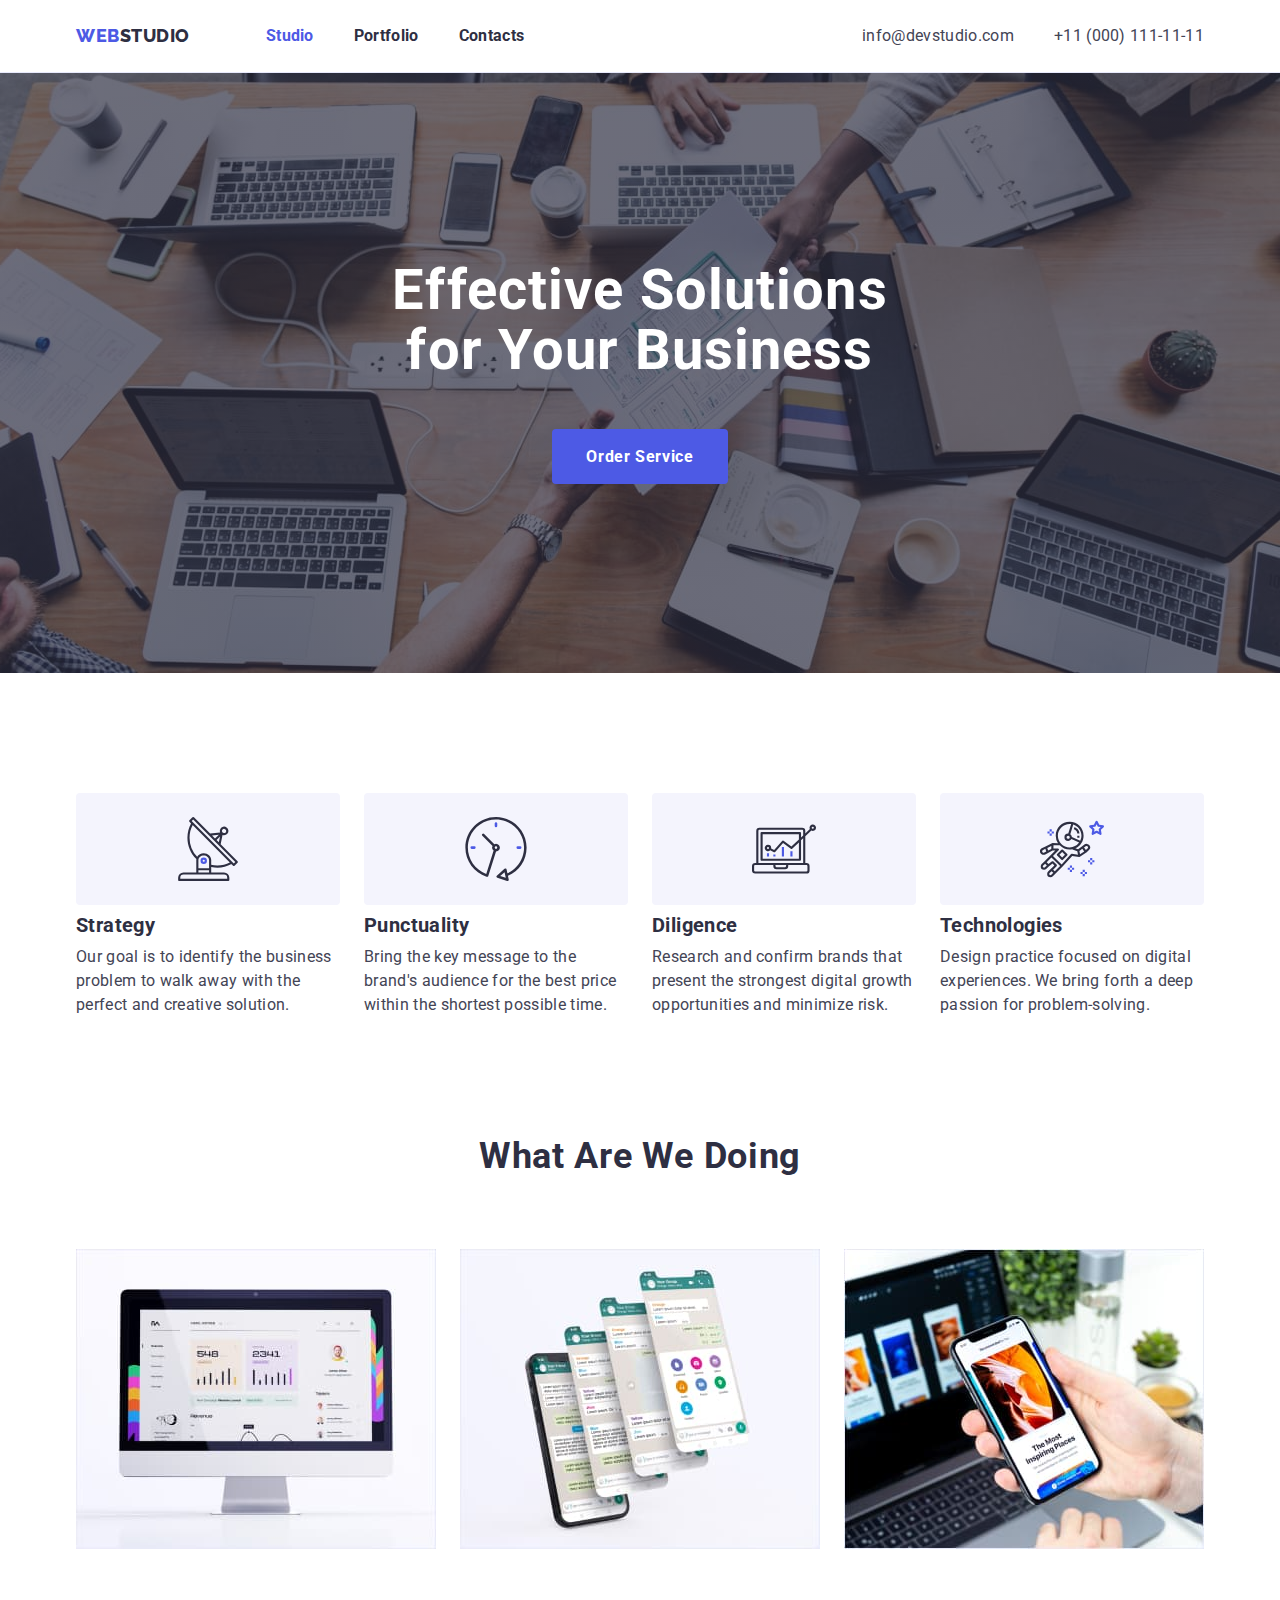
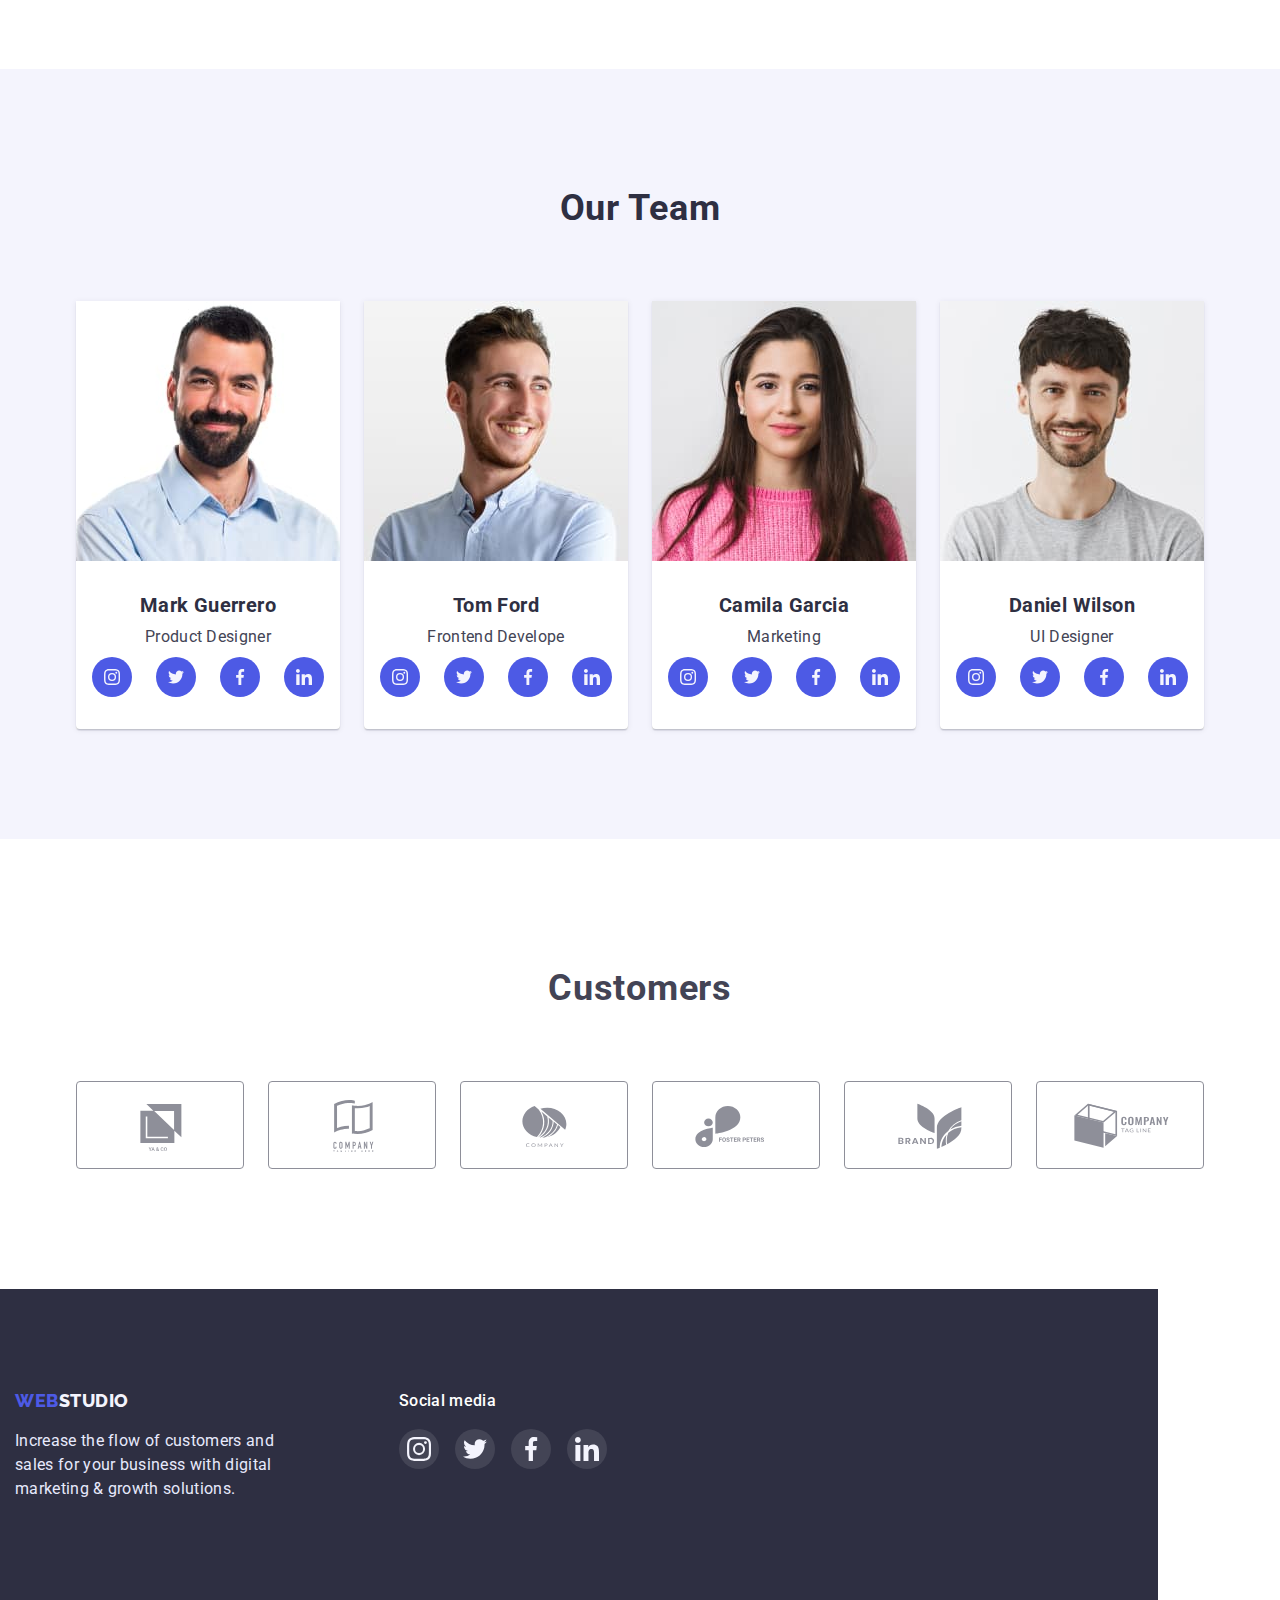
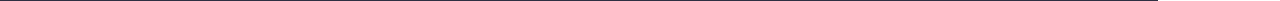
<file: index.html>
<!DOCTYPE html>
<html lang="en">

<head>
  <meta charset="UTF-8" />
  <meta http-equiv="X-UA-Compatible" content="IE=edge" />
  <meta name="viewport" content="width=device-width, initial-scale=1.0" />
  <title>Studio</title>
  <link rel="preconnect" href="https://fonts.googleapis.com">
  <link rel="preconnect" href="https://fonts.gstatic.com" crossorigin>
  <link href="https://fonts.googleapis.com/css2?family=Raleway:wght@800&family=Roboto:wght@400;500;700;900&display=swap"
    rel="stylesheet">
  <link rel="stylesheet" href="https://cdnjs.cloudflare.com/ajax/libs/modern-normalize/1.1.0/modern-normalize.min.css">
  <link rel="stylesheet" href="./css/styles.css">
</head>

<body>
  <!--top line-->
  <header class="page-header">
    <!-- logo+home -->
    <div class="container">
      <a href="./index.html" class="logo link">WEB<span class="logo-header">STUDIO</span></a>

      <!-- navagations -->

      <nav class="navigations">
        <ul class="navigations-list list">
          <li class="navigations-item current"><a class="navigations-item-link link" href="./index.html">Studio</a></li>
          <li class="navigations-item"><a class="navigations-item-link link" href="./portfolio.html">Portfolio</a>
          </li>
          <li class="navigations-item"><a class="navigations-item-link link" href="">Contacts</a></li>
        </ul>
      </nav>
      <!--contats-->
      <ul class="contacts list">
        <li class="contacts-item"><a class="contacts-link link" href="mailto:info@devstudio.com">info@devstudio.com</a>
        </li>
        <li class="contacts-item"><a class="contacts-link link" href="tel:+110001111111">+11 (000)
            111-11-11</a>
        </li>
      </ul>
    </div>
  </header>
  <!--Studio page-->
  <main class="studio">
    <!-- hero-->
    <section class="hero section">

      <div class="container centred">
        <h1 class="hero-title">Effective Solutions for Your Business</h1>
        <button type="button" class="hero-btn btn">Order Service</button>
      </div>

    </section>

    <!--principles-->
    <section class="principles section">

      <h2 class="visually-hidden">our principles</h2> <!--h2 here hidden-->
      <div class="container">
        <ul class="principles-list list">
          <li class="principles-item">
            <div class="principles-icon-box">
              <svg class="principless-icon" width="64" height="64">
                <use href="./images/icons.svg#icon-strategy"></use>
              </svg>
            </div>
            <h3 class=" principles-item-title title">Strategy</h3>
            <p class="principles-item-text">
              Our goal is to identify the business problem to walk away with the perfect and
              creative solution.
            </p>
          </li>

          <li class="principles-item">
            <div class="principles-icon-box">
              <svg class="principless-icon" width="64" height="64">
                <use href="./images/icons.svg#icon-punctuality"></use>
              </svg>
            </div>
            <h3 class="principles-item-title title">Punctuality</h3>
            <p class="principles-item-text">
              Bring the key message to the brand's audience for the best price within the shortest
              possible time.
            </p>
          </li>

          <li class="principles-item">
            <div class="principles-icon-box">
              <svg class="principless-icon" width="64" height="64">
                <use href="./images/icons.svg#icon-diligence"></use>
              </svg>
            </div>
            <h3 class="principles-item-title title">Diligence</h3>
            <p class="principles-item-text">
              Research and confirm brands that present the strongest digital growth opportunities
              and minimize risk.
            </p>
          </li>

          <li class="principles-item">
            <div class="principles-icon-box">
              <svg class="principless-icon" width="64" height="64">
                <use href="./images/icons.svg#icon-technologies"></use>
              </svg>
            </div>
            <h3 class="principles-item-title title">Technologies</h3>
            <p class="principles-item-text">
              Design practice focused on digital experiences. We bring forth a deep passion for
              problem-solving.
            </p>
          </li>
        </ul>

      </div>
    </section>

    <!--product-->
    <section class="product section centred">

      <div class="container">

        <h2 class="product-title title">What are we doing</h2>
        <ul class="product-list list">
          <li class="product-item">
            <img class="product-img" src="./images/monitor.jpg" alt="white monitor pc" width="360" height="300" />
          </li>

          <li class="product-item">
            <img src="./images/phone.jpg" alt="phone screen layers" width="360" height="300" />
          </li>

          <li class="product-item">
            <img class="product-img" src="./images/phone-in-hand.jpg" alt="phone in hand on pc background" width="360"
              height="300" />
          </li>
        </ul>

      </div>
    </section>

    <!--team-->
    <section class="team section centred">

      <div class="container">

        <h2 class="team-title title">Our Team</h2>

        <ul class="team-list list">
          <li class="team-item">
            <div class="team-card"><img class="team-img" src="./images/mark-guerrero.jpg"
                alt="photo of men mark guerrero" width="264" height="260" />
              <div class="team-card-content">
                <h3 class="team-item-title title">Mark Guerrero</h3>
                <p class="team-item-text">Product Designer</p>
                <ul class="team-soc-list">
                  <li class="team-soc-item"><a href="" class="team-soc-link" target="_blank"
                      rel="norefferer noopener nofollow"><svg class="team-soc-icon" width="16" height="16">
                        <use href="./images/icons.svg#icon-instagram"></use>
                      </svg></a></li>
                  <li class="team-soc-item"><a href="" class="team-soc-link" target="_blank"
                      rel="norefferer noopener nofollow"><svg class="team-soc-icon" width="16" height="16">
                        <use href="./images/icons.svg#icon-twitter"></use>
                      </svg></a></li>
                  <li class="team-soc-item"><a href="" class="team-soc-link" target="_blank"
                      rel="norefferer noopener nofollow"><svg class="team-soc-icon" width="16" height="16">
                        <use href="./images/icons.svg#icon-facebook"></use>
                      </svg></a></li>
                  <li class="team-soc-item"><a href="" class="team-soc-link" target="_blank"
                      rel="norefferer noopener nofollow"><svg class="team-soc-icon" width="16" height="16">
                        <use href="./images/icons.svg#icon-linkedin"></use>
                      </svg></a></li>
                </ul>
              </div>
            </div>
          </li>

          <li class="team-item">
            <div class="team-card"><img class="team-img" src="./images/tom-ford.jpg" alt="photo of men tom ford"
                width="264" height="260" />
              <div class="team-card-content">
                <h3 class="team-item-title title">Tom Ford</h3>
                <p class="team-item-text">Frontend Develope</p>
                <ul class="team-soc-list">
                  <li class="team-soc-item"><a href="" class="team-soc-link" target="_blank"
                      rel="norefferer noopener nofollow"><svg class="team-soc-icon" width="16" height="16">
                        <use href="./images/icons.svg#icon-instagram"></use>
                      </svg></a></li>
                  <li class="team-soc-item"><a href="" class="team-soc-link" target="_blank"
                      rel="norefferer noopener nofollow"><svg class="team-soc-icon" width="16" height="16">
                        <use href="./images/icons.svg#icon-twitter"></use>
                      </svg></a></li>
                  <li class="team-soc-item"><a href="" class="team-soc-link" target="_blank"
                      rel="norefferer noopener nofollow"><svg class="team-soc-icon" width="16" height="16">
                        <use href="./images/icons.svg#icon-facebook"></use>
                      </svg></a></li>
                  <li class="team-soc-item"><a href="" class="team-soc-link" target="_blank"
                      rel="norefferer noopener nofollow"><svg class="team-soc-icon" width="16" height="16">
                        <use href="./images/icons.svg#icon-linkedin"></use>
                      </svg></a></li>
                </ul>
              </div>
            </div>
          </li>

          <li class="team-item">
            <div class="team-card"><img class="team-img" src="./images/camila-garcia.jpg"
                alt="photo of women camila garcia" width="264" height="260" />
              <div class="team-card-content">
                <h3 class="team-item-title title">Camila Garcia</h3>
                <p class="team-item-text">Marketing</p>
                <ul class="team-soc-list">
                  <li class="team-soc-item"><a href="" class="team-soc-link" target="_blank"
                      rel="norefferer noopener nofollow"><svg class="team-soc-icon" width="16" height="16">
                        <use href="./images/icons.svg#icon-instagram"></use>
                      </svg></a></li>
                  <li class="team-soc-item"><a href="" class="team-soc-link" target="_blank"
                      rel="norefferer noopener nofollow"><svg class="team-soc-icon" width="16" height="16">
                        <use href="./images/icons.svg#icon-twitter"></use>
                      </svg></a></li>
                  <li class="team-soc-item"><a href="" class="team-soc-link" target="_blank"
                      rel="norefferer noopener nofollow"><svg class="team-soc-icon" width="16" height="16">
                        <use href="./images/icons.svg#icon-facebook"></use>
                      </svg></a></li>
                  <li class="team-soc-item"><a href="" class="team-soc-link" target="_blank"
                      rel="norefferer noopener nofollow"><svg class="team-soc-icon" width="16" height="16">
                        <use href="./images/icons.svg#icon-linkedin"></use>
                      </svg></a></li>
                </ul>
              </div>
            </div>
          </li>

          <li class="team-item">
            <div class="team-card"><img class="team-img" src="./images/daniel-dilson.jpg"
                alt="photo of men daniel dilson" width="264" height="260" />
              <div class="team-card-content">
                <h3 class="team-item-title title">Daniel Wilson</h3>
                <p class="team-item-text">UI Designer</p>
                <ul class="team-soc-list">
                  <li class="team-soc-item"><a href="" class="team-soc-link" target="_blank"
                      rel="norefferer noopener nofollow"><svg class="team-soc-icon" width="16" height="16">
                        <use href="./images/icons.svg#icon-instagram"></use>
                      </svg></a></li>
                  <li class="team-soc-item"><a href="" class="team-soc-link" target="_blank"
                      rel="norefferer noopener nofollow"><svg class="team-soc-icon" width="16" height="16">
                        <use href="./images/icons.svg#icon-twitter"></use>
                      </svg></a></li>
                  <li class="team-soc-item"><a href="" class="team-soc-link" target="_blank"
                      rel="norefferer noopener nofollow"><svg class="team-soc-icon" width="16" height="16">
                        <use href="./images/icons.svg#icon-facebook"></use>
                      </svg></a></li>
                  <li class="team-soc-item"><a href="" class="team-soc-link" target="_blank"
                      rel="norefferer noopener nofollow"><svg class="team-soc-icon" width="16" height="16">
                        <use href="./images/icons.svg#icon-linkedin"></use>
                      </svg></a></li>
                </ul>
              </div>
            </div>
          </li>
        </ul>

      </div>

    </section>

    <section class="customers section centred">
      <div class="container">
        <h2 class="customers-title" title>Customers</h2>
        <ul class="customers-list">
          <li class="customers-item"><a href="" class="customers-link"><svg class="customers-icon" width="104"
                height="56">
                <use href="./images/icons.svg#icon-first-company"></use>
              </svg></a></li>
          <li class="customers-item"><a href="" class="customers-link"><svg class="customers-icon" width="104"
                height="56">
                <use href="./images/icons.svg#icon-second-company"></use>
              </svg></a></li>
          <li class="customers-item"><a href="" class="customers-link"><svg class="customers-icon" width="104"
                height="56">
                <use href="./images/icons.svg#icon-third-company"></use>
              </svg></a></li>
          <li class="customers-item"><a href="" class="customers-link"><svg class="customers-icon" width="104"
                height="56">
                <use href="./images/icons.svg#icon-fourth-company"></use>
              </svg></a></li>
          <li class="customers-item"><a href="" class="customers-link"><svg class="customers-icon" width="104"
                height="56">
                <use href="./images/icons.svg#icon-fifth-company"></use>
              </svg></a></li>
          <li class="customers-item"><a href="" class="customers-link"><svg class="customers-icon" width="104"
                height="56">
                <use href="./images/icons.svg#icon-sixth-company"></use>
              </svg></a></li>
        </ul>
      </div>
    </section>
  </main>
  <!--footer-->
  <footer class="page-footer">
    <!-- logo+home -->
    <div class="container">
      <div><a href="./index.html" class="logo link">WEB<span class="page-footer-logo">STUDIO</span></a>
        <p class="page-footer-text">
          Increase the flow of customers and sales for your business with digital marketing & growth
          solutions.
        </p>
      </div>
      <div class="soc-footer">
        <p class="footer-soc-pretitle">Social media</p>
        <ul class="soc-footer-list">
          <li class="soc-footer-item">
            <a href="" class="soc-footer-link" target="_blank" rel="norefferer noopener nofollow">
              <svg class="soc-footer-icon" width="24" height="24">
                <use href="./images/icons.svg#icon-instagram"></use>
              </svg>
            </a>
          </li>
          <li class="soc-footer-item">
            <a href="" class="soc-footer-link" target="_blank" rel="norefferer noopener nofollow">
              <svg class="soc-footer-icon" width="24" height="24">
                <use href="./images/icons.svg#icon-twitter"></use>
              </svg>
            </a>
          </li>
          <li class="soc-footer-item">
            <a href="" class="soc-footer-link" target="_blank" rel="norefferer noopener nofollow">
              <svg class="soc-footer-icon" width="24" height="24">
                <use href="./images/icons.svg#icon-facebook"></use>
              </svg>
            </a>
          </li>
          <li class="soc-footer-item">
            <a href="" class="soc-footer-link" target="_blank" rel="norefferer noopener nofollow">
              <svg class="soc-footer-icon" width="24" height="24">
                <use href="./images/icons.svg#icon-linkedin"></use>
              </svg>
            </a>
          </li>
        </ul>
      </div>
    </div>
  </footer>
</body>

</html>
</file>
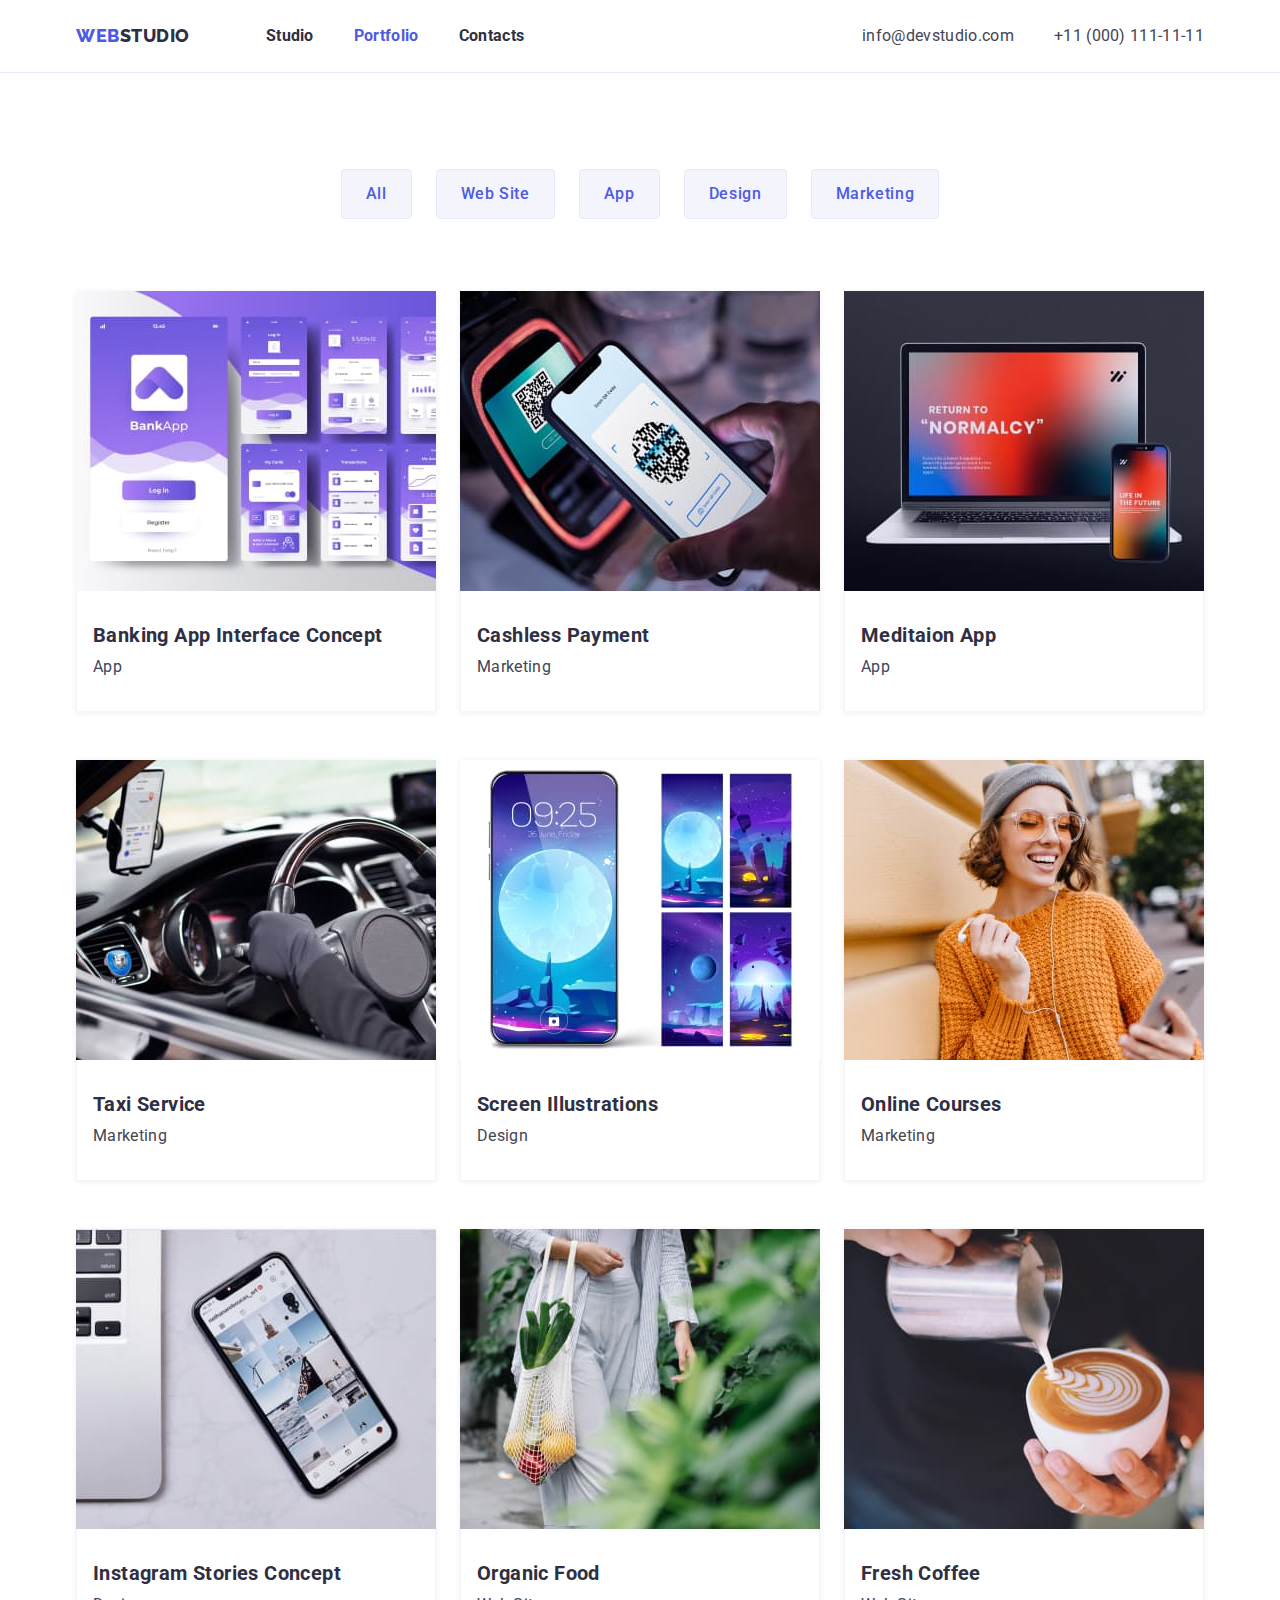
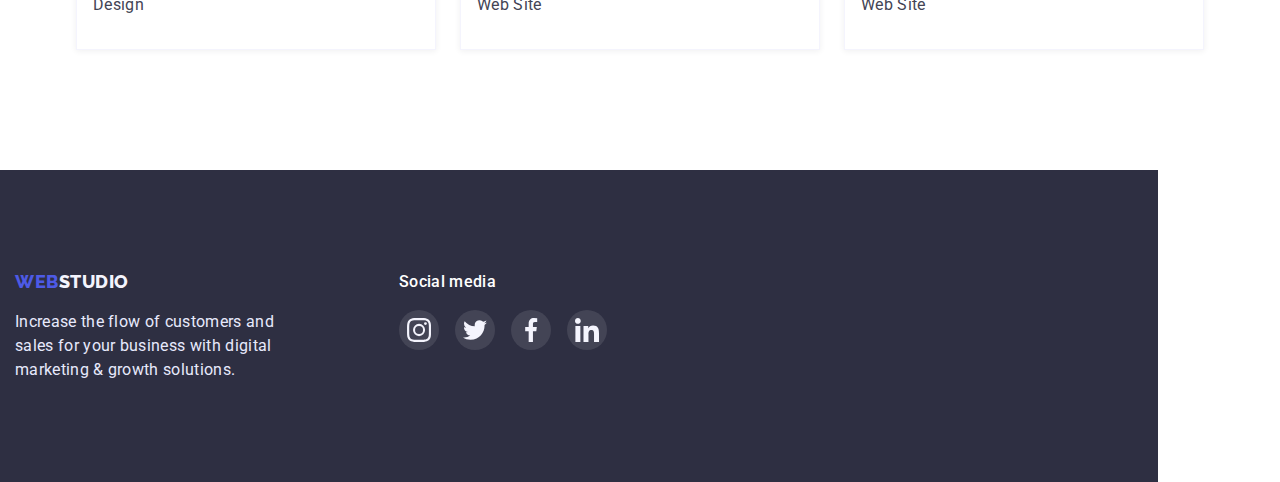
<file: portfolio.html>
<!DOCTYPE html>
<html lang="en">

<head>
    <meta charset="UTF-8">
    <meta http-equiv="X-UA-Compatible" content="IE=edge">
    <meta name="viewport" content="width=device-width, initial-scale=1.0">
    <title>Portfolio</title>
    <link rel="preconnect" href="https://fonts.googleapis.com">
    <link rel="preconnect" href="https://fonts.gstatic.com" crossorigin>
    <link
        href="https://fonts.googleapis.com/css2?family=Raleway:wght@800&family=Roboto:wght@400;500;700;900&display=swap"
        rel="stylesheet">
    <link rel="stylesheet"
        href="https://cdnjs.cloudflare.com/ajax/libs/modern-normalize/1.1.0/modern-normalize.min.css">
    <link rel="stylesheet" href="./css/styles.css">
</head>

<body>
    <!--top line-->
    <header class="page-header">
        <div class="container"><!-- logo+home -->
            <a href="./index.html" class="logo link">WEB<span class="logo-header">STUDIO</span></a>
            <!-- navagations -->
            <nav class="navigations">
                <ul class="navigations-list list">
                    <li class="navigations-item"><a class="navigations-item-link link" href="./index.html">Studio</a>
                    </li>
                    <li class="navigations-item current"><a class="navigations-item-link link"
                            href="./portfolio.html">Portfolio</a>
                    </li>
                    <li class="navigations-item"><a class="navigations-item-link link" href="">Contacts</a></li>
                </ul>
            </nav>
            <!--contats-->
            <ul class="contacts list">
                <li class="contacts-item"><a class="contacts-link link"
                        href="mailto:info@devstudio.com">info@devstudio.com</a>
                </li>
                <li class="contacts-item"><a class="contacts-link link" href="tel:+110001111111">+11 (000)
                        111-11-11</a>
                </li>
            </ul>
        </div>
    </header>

    <main class="main-porfolio">

        <section class="porfolio section">
            <div class="container">
                <h1 class="visually-hidden">Portfolio Projects</h1> <!--hidden-->

                <!-- filter -->
                <ul class="filter-list list">
                    <li class="filter-item"><button type="button" class="filter-item-btn btn">All</button></li>
                    <li class="filter-item"><button type="button" class="filter-item-btn btn">Web Site</button></li>
                    <li class="filter-item"><button type="button" class="filter-item-btn btn">App</button></li>
                    <li class="filter-item"><button type="button" class="filter-item-btn btn">Design</button></li>
                    <li class="filter-item"><button type="button" class="filter-item-btn btn">Marketing</button>
                    </li>
                </ul>

                <!-- portfolio gallery -->
                <ul class="gallery-list list">
                    <li class="gallery-item">
                        <a href="" class="gallery-link link">
                            <div class="gallery-img"><img src="./images/portfolio-img-1.jpg" alt="Banking App Interface"
                                    width="360" height="300"></div>
                            <div class="gallery-card-content">
                                <h2 class="gallery-item-title title">Banking App Interface Concept</h2>
                                <p class="gallery-item-text">App</p>
                            </div>
                        </a>
                    </li>

                    <li class="gallery-item">
                        <a href="" class="gallery-link link">
                            <div class="gallery-img"><img src="./images/portfolio-img-2.jpg"
                                    alt="payment by phone at the bank terminal" width="360" height="300"></div>
                            <div class="gallery-card-content">
                                <h2 class="gallery-item-title title">Cashless Payment</h2>
                                <p class="gallery-item-text">Marketing</p>
                            </div>
                        </a>
                    </li>

                    <li class="gallery-item">
                        <a href="" class="gallery-link link">
                            <div class="gallery-img"><img src="./images/portfolio-img-3.jpg" alt="notebook" width="360"
                                    height="300">
                            </div>
                            <div class="gallery-card-content">
                                <h2 class="gallery-item-title title">Meditaion App</h2>
                                <p class="gallery-item-text">App</p>
                            </div>
                        </a>
                    </li>

                    <li class="gallery-item">
                        <a href="" class="gallery-link link">
                            <div class="gallery-img"><img src="./images/portfolio-img-4.jpg"
                                    alt="hand on the steering wheel, phone on a stand" width="360" height="300">
                            </div>
                            <div class="gallery-card-content">
                                <h2 class="gallery-item-title title">Taxi Service</h2>
                                <p class="gallery-item-text">Marketing</p>
                            </div>
                        </a>
                    </li>

                    <li class="gallery-item">
                        <a href="" class="gallery-link link">
                            <div class="gallery-img"><img src="./images/portfolio-img-5.jpg" alt="moon on phone screen"
                                    width="360" height="300"></div>
                            <div class="gallery-card-content">
                                <h2 class="gallery-item-title title">Screen Illustrations</h2>
                                <p class="gallery-item-text">Design</p>
                            </div>
                        </a>
                    </li>

                    <li class="gallery-item">
                        <a href="" class="gallery-link link">
                            <div class="gallery-img"><img src="./images/portfolio-img-6.jpg" alt="girl listening to
                                music" width="360" height="300">
                            </div>
                            <div class="gallery-card-content">
                                <h2 class="gallery-item-title title">Online Courses</h2>
                                <p class="gallery-item-text">Marketing</p>
                            </div>
                        </a>
                    </li>

                    <li class="gallery-item">
                        <a href="" class="gallery-link link">
                            <div class="gallery-img"><img src="./images/portfolio-img-7.jpg" alt="phone near notebook"
                                    width="360" height="300"></div>
                            <div class="gallery-card-content">
                                <h2 class="gallery-item-title title">Instagram Stories Concept</h2>
                                <p class="gallery-item-text">Design</p>
                            </div>
                        </a>
                    </li>

                    <li class="gallery-item">
                        <a href="" class="gallery-link link">
                            <div class="gallery-img"><img src="./images/portfolio-img-8.jpg" alt="products in a bag"
                                    width="360" height="300"></div>
                            <div class="gallery-card-content">
                                <h2 class="gallery-item-title title">Organic Food</h2>
                                <p class="gallery-item-text">Web Site</p>
                            </div>
                        </a>
                    </li>

                    <li class="gallery-item">
                        <a href="" class="gallery-link link">
                            <div class="gallery-img"><img src="./images/portfolio-img-9.jpg" alt="coffe cup" width="360"
                                    height="300">
                            </div>
                            <div class="gallery-card-content">
                                <h2 class="gallery-item-title title">Fresh Coffee</h2>
                                <p class="gallery-item-text">Web Site</p>
                            </div>
                        </a>
                    </li>
                </ul>
            </div>
        </section>
    </main>

    <footer class="page-footer">
        <!-- logo+home -->
        <div class="container">
            <div><a href="./index.html" class="logo link">WEB<span class="page-footer-logo">STUDIO</span></a>
                <p class="page-footer-text">
                    Increase the flow of customers and sales for your business with digital marketing & growth
                    solutions.
                </p>
            </div>
            <div class="soc-footer">
                <p class="footer-soc-pretitle">Social media</p>
                <ul class="soc-footer-list">
                    <li class="soc-footer-item">
                        <a href="" class="soc-footer-link">
                            <svg class="soc-footer-icon" width="24" height="24">
                                <use href="./images/icons.svg#icon-instagram"></use>
                            </svg>
                        </a>
                    </li>
                    <li class="soc-footer-item">
                        <a href="" class="soc-footer-link">
                            <svg class="soc-footer-icon" width="24" height="24">
                                <use href="./images/icons.svg#icon-twitter"></use>
                            </svg>
                        </a>
                    </li>
                    <li class="soc-footer-item">
                        <a href="" class="soc-footer-link">
                            <svg class="soc-footer-icon" width="24" height="24">
                                <use href="./images/icons.svg#icon-facebook"></use>
                            </svg>
                        </a>
                    </li>
                    <li class="soc-footer-item">
                        <a href="" class="soc-footer-link">
                            <svg class="soc-footer-icon" width="24" height="24">
                                <use href="./images/icons.svg#icon-linkedin"></use>
                            </svg>
                        </a>
                    </li>
                </ul>
            </div>
        </div>
    </footer>

</body>

</html>
</file>
<file: css/styles.css>
:root {
  --main-color-text: #434455;
  --title-color-text: #2e2f42;
  --main-logo-color: #4d5ae5;
  --logo-header-color: #2e2f42;
  --logo-footer-color: #f4f4fd;
  --navigations-color-text: #2e2f42;
  --hero-title-color: #ffffff;
  --footer-text-color: #e7e9fc;

  --hero-btn-color-text: #ffffff;
  --border-color-btn: #e7e9fc;

  --white: #ffffff;

  --btn-hover-color: #ffffff;
  --btn-bgc-hover-color: #404bbf;

  --accent-color: #4d5ae5;

  --main-bgc: #ffffff;
  --secondary-bgc: #2e2f42;
  --third-bgc: #f4f4fd;
  --header-bgc: #ffffff;
  --footer-bgc: #2e2f42;
  --filter-btn-bgc: #f4f4fd;
  --team-cards-bgc: #ffffff;

  --border: 1px solid #e7e9fc;
}

/* -----------GENERAL---------------- */
body {
  font-family: 'Roboto', sans-serif;
  color: var(--main-color-text);
  background-color: var(--main-bgc);
  font-size: 16px;
  letter-spacing: 0.02em;
}

h1,
h2,
h3,
h4,
h5,
h6,
p {
  margin: 0;
}

ul,
ol {
  list-style: none;
  padding-left: 0;
  margin: 0;
}

a {
  text-decoration: none;
  color: inherit;
}

img {
  display: block;
  max-width: 100%;
  height: auto;
}

.section {
  padding-top: 120px;
  padding-bottom: 120px;
}

.container {
  width: 1158px;
  padding: 0 15px;
  margin: 0 auto;
}

.centred {
  text-align: center;
}

.visually-hidden {
  position: absolute;
  width: 1px;
  height: 1px;
  margin: -1px;
  border: 0;
  padding: 0;
  white-space: nowrap;
  clip-path: inset(100%);
  clip: rect(0 0 0 0);
  overflow: hidden;
}

.title {
  color: var(--title-color-text);
}

.logo {
  display: block;
  align-items: center;

  color: var(--main-logo-color);
  font-family: 'Raleway', sans-serif;
  font-weight: 800;
  font-size: 18px;
  line-height: 1.33;
  letter-spacing: 0.03em;
}
/* -----------HEADER----------- */

.page-header {
  background-color: var(--header-bgc);
  border-bottom: 1px solid #e7e9fc;
}

.page-header .container {
  display: flex;

  align-items: center;
}

.logo.link {
  display: flex;
  align-self: center;
}

.logo-header {
  display: block;
  color: var(--logo-header-color);
  align-self: center;

  font-family: 'Raleway', sans-serif;
  font-weight: 800;
  font-size: 18px;
  line-height: 1.33;

  letter-spacing: 0.03em;
}
.navigations {
}
.navigations-list {
  margin-left: 76px;
  display: flex;
}
.navigations-item {
}

.navigations-item + .navigations-item {
  margin-left: 40px;
}
.navigations-item-link {
  padding-top: 24px;
  padding-bottom: 24px;

  display: block;

  color: var(--navigations-color-text);

  font-size: 16px;
  font-weight: 700;
  line-height: 1.5;
  letter-spacing: 0.02em;
}

.navigations-item-link:hover,
.navigations-item-link:focus {
  color: var(--accent-color);
}

.current .navigations-item-link {
  color: var(--accent-color);
}
.contacts {
  margin-left: auto;
  margin-right: 0;
  display: flex;
}

.contacts-item + .contacts-item {
  margin-left: 40px;
}
.contacts-link {
  padding-top: 24px;
  padding-bottom: 24px;

  display: block;
  font-size: 16px;
  font-weight: 400;
  line-height: 1.5;
  letter-spacing: 0.02em;
  color: var(--main-color-text);
}
.contacts-link:hover,
.contacts-link:focus {
  color: var(--accent-color);
}

/* -----------FOOTER----------- */
.page-footer {
  padding-top: 100px;
  padding-bottom: 100px;

  justify-self: flex-start;
  background: var(--footer-bgc);
}

.page-footer-logo {
  display: block;

  color: var(--logo-footer-color);
  font-family: 'Raleway', sans-serif;
  font-weight: 800;
  font-size: 18px;
  line-height: calc(21 / 18);
  letter-spacing: 0.03em;
}
.page-footer .logo {
  margin-bottom: 16px;
}
.page-footer-text {
  display: inline-block;

  max-width: 264px;

  font-size: 16px;
  line-height: 1.5;
  letter-spacing: 0.02em;
  color: var(--footer-text-color);
}
.footer-soc-pretitle {
  margin-bottom: 16px;

  color: var(--white);

  font-weight: 500;
  line-height: 1.5;
  letter-spacing: 0.02em;
}
.soc-footer-list {
  display: flex;
  gap: 16px;
}
.soc-footer-link {
  display: flex;
  height: 40px;
  width: 40px;

  align-items: center;
  justify-content: center;

  border-radius: 50%;

  background-color: rgba(255, 255, 255, 0.1);
}

.soc-footer-link:hover,
.soc-footer-link:focus {
  background-color: #31d0aa;
}

.soc-footer-icon {
}

.page-footer .container {
  display: flex;
  gap: 120px;
}

/* -------***STUDIO***--------- */

/* -----------HERO----------- */

.hero {
  max-width: 1440px;
  height: 600px;
  margin: 0 auto;
  padding-top: 188px;
  padding-bottom: 188px;

  background-color: var(--secondary-bgc);
  background-image: linear-gradient(rgba(46, 47, 66, 0.7), rgba(46, 47, 66, 0.7)),
    url(../images/hero-bg.jpg);
  background-repeat: no-repeat;
  background-position: center;
  background-size: cover;
}

.hero-title {
  width: 496px;

  margin: 0 auto;
  margin-bottom: 48px;

  color: var(--hero-title-color);

  font-size: 56px;
  line-height: 1.07;
  letter-spacing: 0.02em;
}

.hero-btn {
  display: inline-block;
  padding: 16px 32px;

  border-radius: 4px;
  border-color: transparent;

  color: var(--hero-btn-color-text);
  background-color: var(--accent-color);

  font-family: inherit;
  font-weight: 700;
  font-size: 16px;
  line-height: calc(19 / 16);
  letter-spacing: 0.04em;

  cursor: pointer;
}

.hero-btn:hover,
.hero-btn:focus {
  color: var(--btn-hover-color);
  background-color: var(--btn-bgc-hover-color);
  box-shadow: 0px 4px 4px rgba(0, 0, 0, 0.15);
  border-radius: 4px;
}

/* -----------PRINCIPLES----------- */
.principles {
}

.principles-list {
  display: flex;
  flex-wrap: wrap;
  margin-left: -24px;
}
.principles-item {
  flex-basis: calc(100% / 4 - 24px);
  margin-left: 24px;
}

.principles-icon-box {
  margin-bottom: 8px;
  display: flex;

  height: 112px;

  background-color: #f4f4fd;
  border-radius: 4px;
  align-items: center;
  justify-content: center;
}
.principles-icon {
}

.principles-item-title {
  margin-bottom: 8px;

  font-size: 20px;
  line-height: 1.2;
  letter-spacing: 0.02em;
}
.principles-item-text {
  line-height: 1.5;
}

.princeples-icon {
  width: 264px;
  height: 112px;
  padding: 24px 100px;
  margin-bottom: 8px;

  border-radius: 4px;
  display: flex;
  align-items: center;
  justify-items: center;

  background-color: #f4f4fd;
}

/* -----------PRODUCT----------- */
.product {
  padding-top: 0;
  text-align: center;
}

.product-title {
  margin-top: 0;
  margin-bottom: 72px;

  font-size: 36px;
  line-height: 1.11;
  letter-spacing: 0.02em;
  text-transform: capitalize;
}

.product-list {
  display: flex;
  flex-wrap: wrap;
  margin-left: -24px;
  margin-top: -24px;
}

.product-item {
  flex-basis: calc(100% / 3 -24px);
  margin-left: 24px;
  margin-top: 24px;
}

.product-img {
  border-box: var(--border);
}

/* -----------TEAM----------- */
.team {
  padding-bottom: 110px;
  background-color: var(--third-bgc);
}
.team-title {
  margin-bottom: 72px;

  font-size: 36px;
  line-height: 1.11;
  letter-spacing: 0.02em;
  text-transform: capitalize;
}

.team-list {
  margin: 0;
  padding: 0;

  display: flex;
  flex-wrap: wrap;
  margin-left: -24px;
  margin-top: -24px;
}

.team-item {
  flex-basis: calc(100% / 4 - 24px);
  margin-left: 24px;
  margin-top: 24px;

  background-color: var(--team-cards-bgc);
}

.team-item-title {
  margin-bottom: 8px;

  font-size: 20px;
  line-height: 1.2;
  letter-spacing: 0.02em;
}
.team-item-text {
  line-height: 1.5;
  margin-bottom: 8px;
}

.team-card {
  box-shadow: 0px 1px 6px rgba(46, 47, 66, 0.08), 0px 1px 1px rgba(46, 47, 66, 0.16),
    0px 2px 1px rgba(46, 47, 66, 0.08);
  border-radius: 0px 0px 4px 4px;
}

.team-card-content {
  padding: 32px 0;
}

.team-soc-list {
  display: flex;
  justify-content: center;
  gap: 24px;
}

.team-soc-item {
}

.team-soc-link {
  width: 40px;
  height: 40px;
  display: flex;

  align-items: center;
  justify-content: center;

  border-radius: 50%;

  background-color: var(--accent-color);
}

.team-soc-link:hover,
.team-soc-link:focus {
  background-color: #404bbf;
}

.team-soc-icon {
}

/* ----------CUSTOMERS----------*/
.customers {
  padding-top: 130px;
}

.customers-title {
  margin-bottom: 72px;

  font-size: 36px;
  line-height: 1.11;
  letter-spacing: 0.02em;
}

.customers-list {
  display: flex;
  flex-wrap: wrap;
  margin-left: -24px;
}

.customers-item {
  flex-basis: calc(100% / 6 - 24px);
  margin-left: 24px;

  /* display: block; */
}

.customers-link {
  display: flex;
  width: 100%;
  height: 88px;

  border: 1px solid currentColor;
  border-radius: 4px;

  align-items: center;
  justify-content: center;

  color: #8e8f99;
}

.customers-link:hover,
.customers-link:focus {
  color: #404bbf;
  border-color: #404bbf;
}

.customers-icon {
  fill: currentColor;
}

/* ------***PORTFOLIO***------ */
.porfolio {
  padding-top: 96px;
}

/* -----------FILTER BTN----------- */
.filter-list {
  display: flex;
  margin-bottom: 72px;

  justify-content: center;
}

.filter-item {
  display: block;
}

.filter-item + .filter-item {
  margin-left: 24px;
}

.filter-item-btn {
  border-radius: 4px;
  padding: 12px 24px;
  display: block;
  text-align: center;
  border: var(--border);
  border-color: var(--border-color-btn);

  color: var(--accent-color);
  background-color: var(--filter-btn-bgc);

  font-family: inherit;
  font-style: normal;
  font-weight: 500;
  font-size: 16px;
  line-height: 1.5;

  letter-spacing: 0.04em;
  cursor: pointer;
}

.filter-item-btn:hover,
.filter-item-btn:focus {
  color: var(--btn-hover-color);
  background-color: var(--btn-bgc-hover-color);
  box-shadow: 0px 3px 1px rgba(0, 0, 0, 0.1), 0px 2px 1px rgba(0, 0, 0, 0.08),
    0px 2px 2px rgba(0, 0, 0, 0.12);
  border: 1px solid var(--accent-color);
}

/* -----------GALLERY----------- */
.gallery-list {
  padding: 0;
  margin: 0;
  list-style: none;

  display: flex;
  flex-wrap: wrap;
  margin-left: -24px;
  margin-top: -48px;
}

.gallery-item {
  flex-basis: calc(100% / 3 - 24px);
  margin-left: 24px;
  margin-top: 48px;
  box-shadow: 0px 1px 6px rgba(46, 47, 66, 0.08);
}
.gallery-card-content {
  padding-left: 16px;
  padding-top: 32px;
  padding-bottom: 32px;

  border: 0.5px solid #f4f4fd;
  border-top: none;
}
.gallery-link {
  display: block;
}

.gallery-link:hover,
.gallery-link:focus {
  box-shadow: 0px 1px 6px rgba(46, 47, 66, 0.08), 0px 1px 1px rgba(46, 47, 66, 0.16),
    0px 2px 1px rgba(46, 47, 66, 0.08);
}

.gallery-item-title {
  margin-bottom: 8px;
  font-size: 20px;
  line-height: 1.2;
  letter-spacing: 0.02em;
}
.gallery-item-text {
  line-height: 1.5;
}

.gallery-card {
}
</file>
